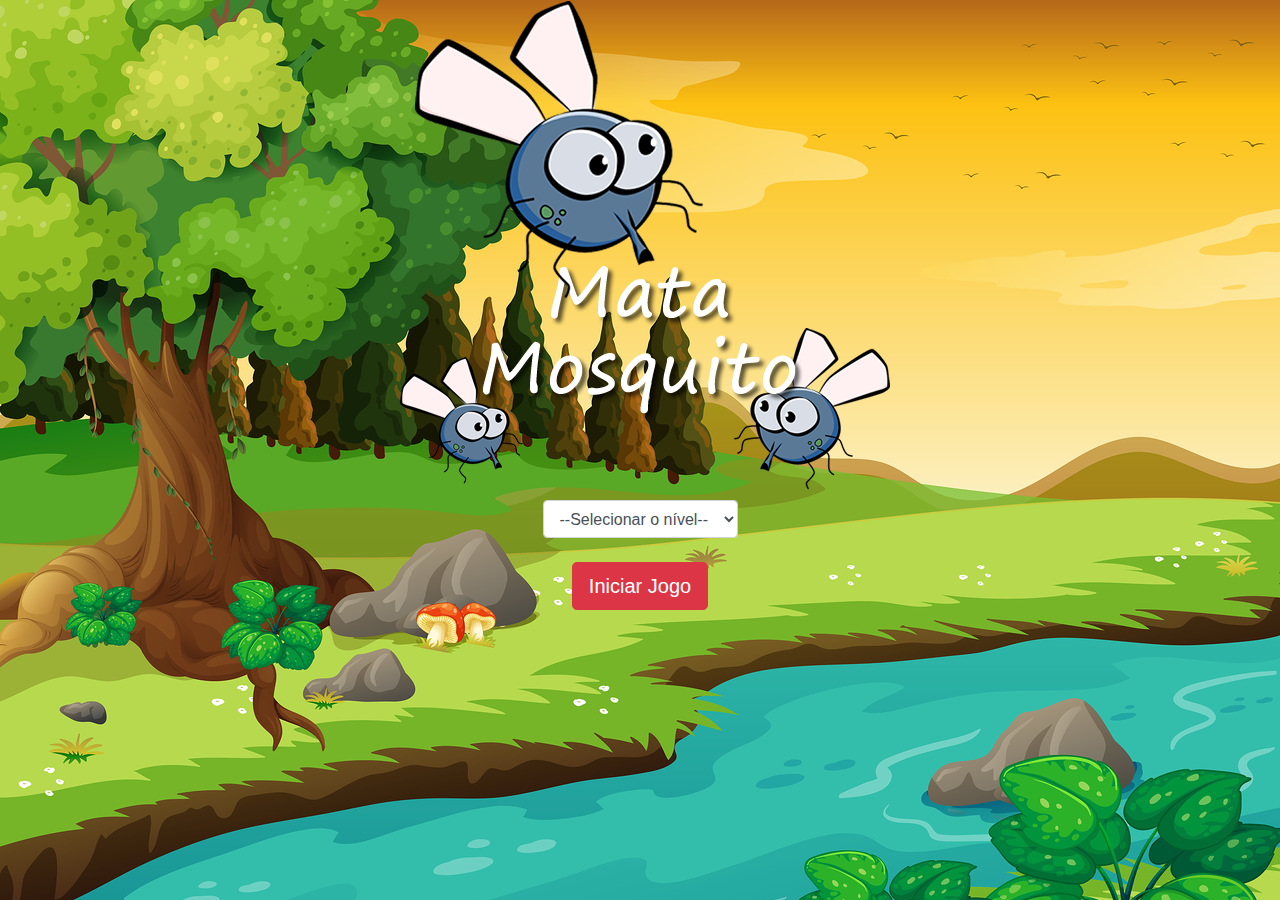
<file: index.html>
<!DOCTYPE html>
<html lang="en">
  <head>
    <meta charset="UTF-8" />
    <meta name="viewport" content="width=device-width, initial-scale=1.0" />
    <link
      rel="stylesheet"
      href="https://stackpath.bootstrapcdn.com/bootstrap/4.5.2/css/bootstrap.min.css"
      integrity="sha384-JcKb8q3iqJ61gNV9KGb8thSsNjpSL0n8PARn9HuZOnIxN0hoP+VmmDGMN5t9UJ0Z"
      crossorigin="anonymous"
    />
    <link rel="stylesheet" href="style.css" />
    <script>
      function startGame() {
        var level = document.getElementById("level").value;

        if (level === "") {
          alert("Selecione um nível para jogar");
          return false;
        }
        window.location.href = "app.html?" + level;
      }
    </script>

    <title>Mata Mosquito</title>
  </head>
  <body>
    <div class="container">
      <div class="row">
        <div class="col">
          <div class="d-flex justify-content-center">
            <img src="imagens/game.png " alt="" />
          </div>
        </div>
      </div>

      <div class="row">
        <div class="col">
          <div class="d-flex justify-content-center">
            <div class="mb-4">
              <select class="form-control" id="level">
                <option value="">--Selecionar o nível--</option>
                <option value="normal">Normal</option>
                <option value="dificil">Dificil</option>
                <option value="chucknorris">Chuck Norris</option>
              </select>
            </div>
          </div>
        </div>
      </div>

      <div class="d-flex justify-content-center">
        <button class="btn btn-danger btn-lg" onclick="startGame()">
          Iniciar Jogo
        </button>
      </div>
    </div>
  </body>
</html>
</file>
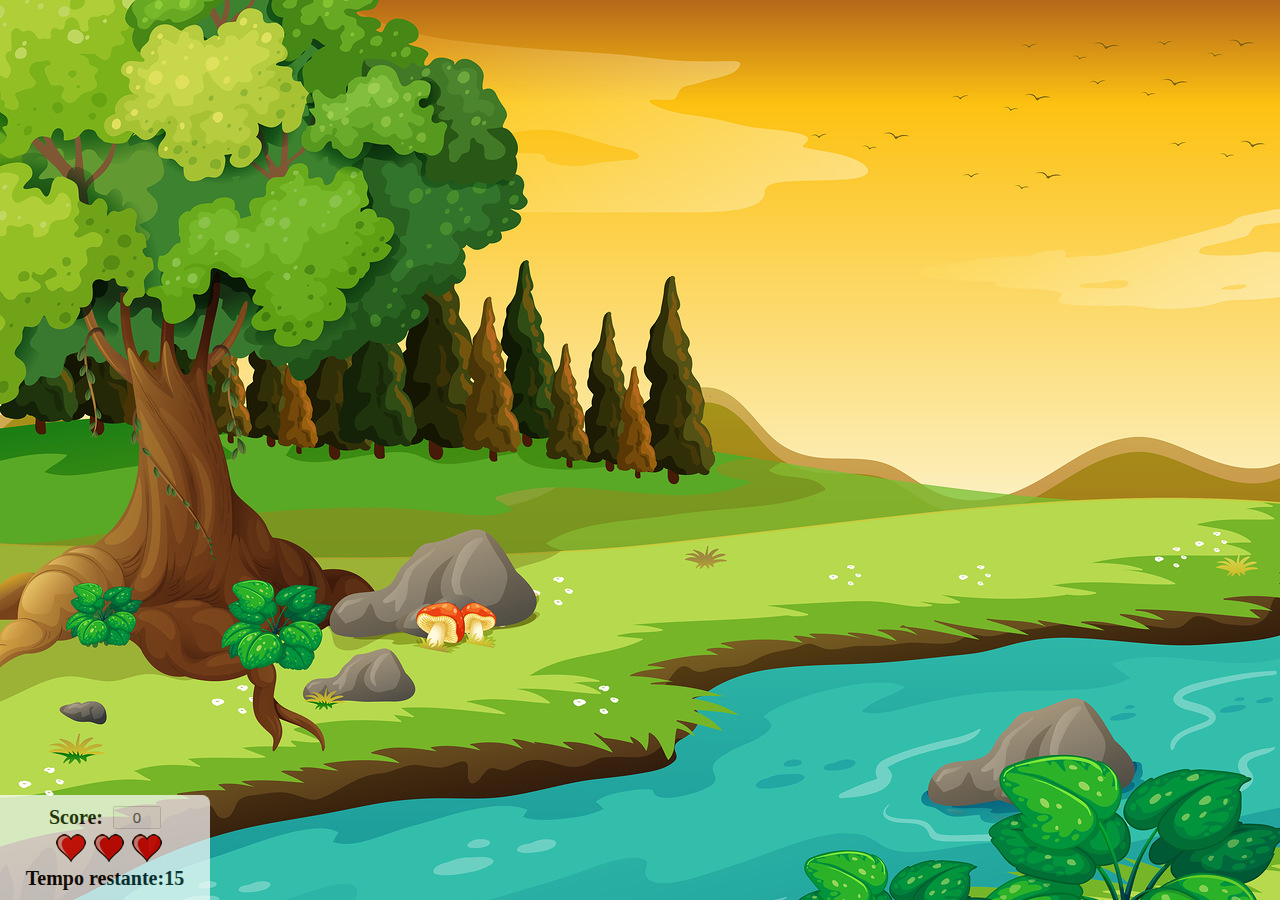
<file: app.html>
<!DOCTYPE html>
<html lang="en">
  <head>
    <meta charset="UTF-8" />
    <meta name="viewport" content="width=device-width, initial-scale=1.0" />
    <link rel="stylesheet" href="style.css" />
    <script src="jogo.js"></script>
    <title>Mata Mosquito</title>
  </head>
  <body onresize="gameScreenSize() ">
    <div class="panel">
      <div class="scores">
        Score:
        <input
          class="score-number"
          type="text"
          disabled
          value="0"
          name="count_click"
          id="count_clicks"
        />
      </div>
      <div class="lifes">
        <img class="hearts" id="l1" src="imagens/coracao_cheio.png" alt="" />
        <img class="hearts" id="l2" src="imagens/coracao_cheio.png" alt="" />
        <img class="hearts" id="l3" src="imagens/coracao_cheio.png" alt="" />
      </div>
      <div class="timer">Tempo restante: <span id="timer"></span></div>
    </div>
    <script>
      document.getElementById("timer").innerHTML = time;

      var createFly = setInterval(function () {
        randomPosition();
      }, createFlyTime);
    </script>
  </body>
</html>
</file>
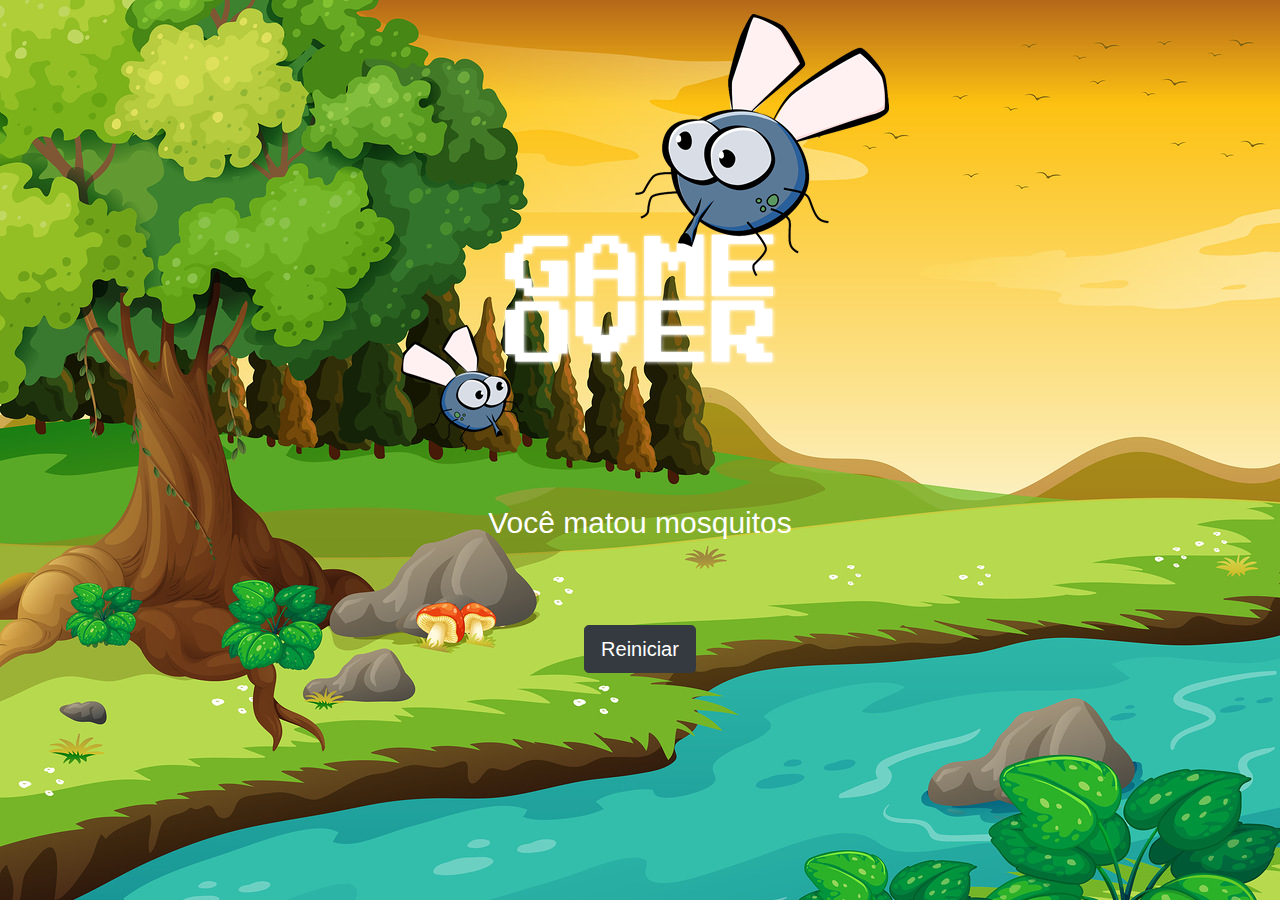
<file: game_over.html>
<!DOCTYPE html>
<html lang="en">
  <head>
    <meta charset="UTF-8" />
    <meta name="viewport" content="width=device-width, initial-scale=1.0" />
    <link
      rel="stylesheet"
      href="https://stackpath.bootstrapcdn.com/bootstrap/4.5.2/css/bootstrap.min.css"
      integrity="sha384-JcKb8q3iqJ61gNV9KGb8thSsNjpSL0n8PARn9HuZOnIxN0hoP+VmmDGMN5t9UJ0Z"
      crossorigin="anonymous"
    />
    <link rel="stylesheet" href="style.css" />

    <title>Game Over</title>
  </head>
  <body>
    <div class="container">
      <div class="row">
        <div class="col">
          <div class="d-flex justify-content-center">
            <img src="imagens/game_over.png " alt="" />
          </div>
        </div>
      </div>
      <div class="d-flex justify-content-center">
        <div class="quantity">
          Você matou <span id="count">0</span> mosquitos
        </div>
      </div>
      <div class="d-flex justify-content-center">
        <button
          class="btn btn-dark btn-lg"
          onclick="window.location.href='index.html'"
        >
          Reiniciar
        </button>
      </div>
    </div>
    <script>
      const queryString = window.location.search;
      console.log(queryString);
      const urlParams = new URLSearchParams(queryString);
      const count = urlParams.get("count");
      console.log(count);
      document.getElementById("count").innerHTML = count;
    </script>
  </body>
</html>
</file>
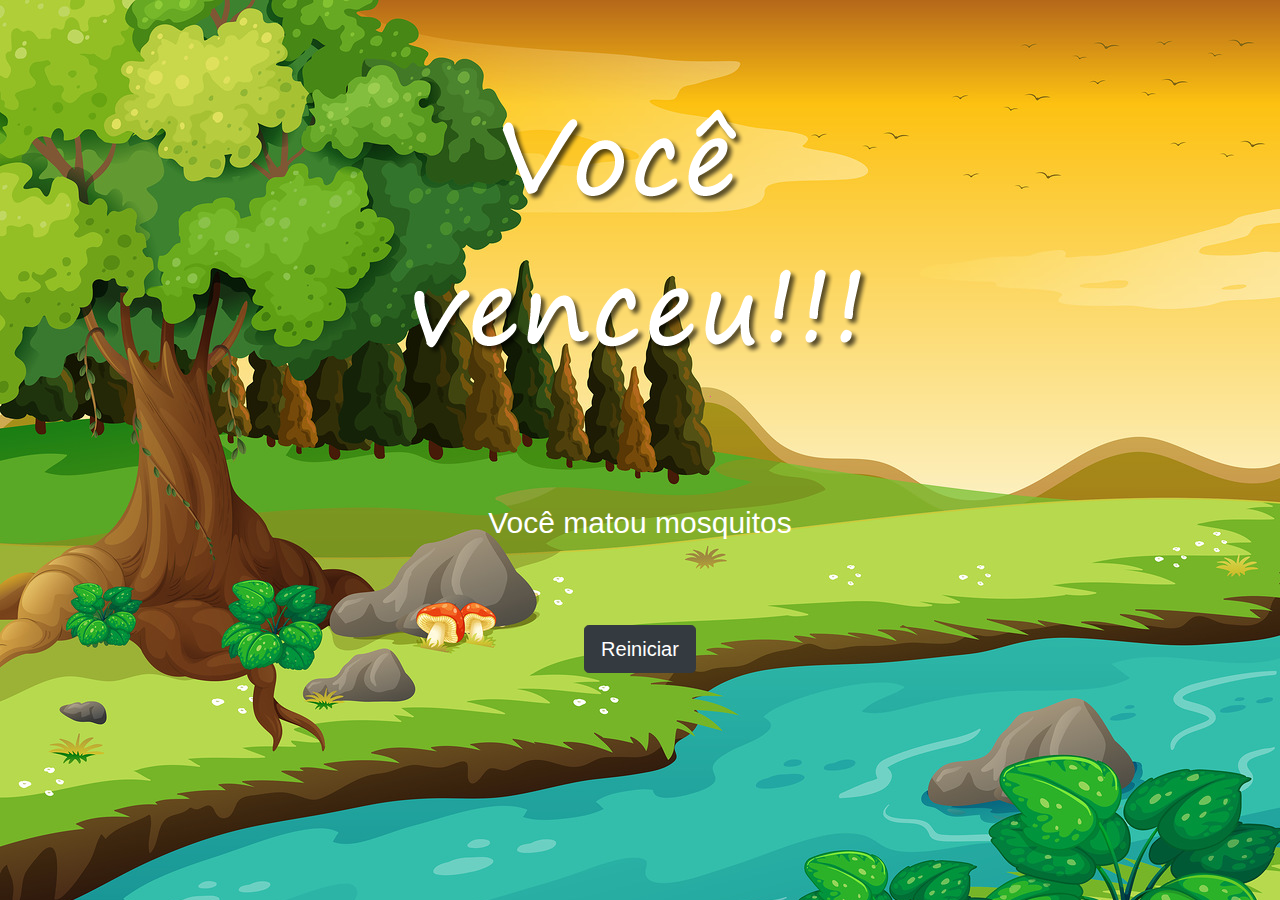
<file: win.html>
<!DOCTYPE html>
<html lang="en">
  <head>
    <meta charset="UTF-8" />
    <meta name="viewport" content="width=device-width, initial-scale=1.0" />
    <link
      rel="stylesheet"
      href="https://stackpath.bootstrapcdn.com/bootstrap/4.5.2/css/bootstrap.min.css"
      integrity="sha384-JcKb8q3iqJ61gNV9KGb8thSsNjpSL0n8PARn9HuZOnIxN0hoP+VmmDGMN5t9UJ0Z"
      crossorigin="anonymous"
    />
    <link rel="stylesheet" href="style.css" />

    <title>Você Venceu!</title>
  </head>
  <body>
    <div class="container">
      <div class="row">
        <div class="col">
          <div class="d-flex justify-content-center">
            <img src="imagens/vitoria.png " alt="" />
          </div>
        </div>
      </div>

      <div class="d-flex justify-content-center">
        <div class="quantity">
          Você matou <span id="count">0</span> mosquitos
        </div>
      </div>

      <div class="d-flex justify-content-center">
        <button
          class="btn btn-dark btn-lg"
          onclick="window.location.href='index.html'"
        >
          Reiniciar
        </button>
      </div>
    </div>
    <script>
      const queryString = window.location.search;
      console.log(queryString);
      const urlParams = new URLSearchParams(queryString);
      const count = urlParams.get("count");
      console.log(count);
      document.getElementById("count").innerHTML = count;
    </script>
  </body>
</html>
</file>
<file: style.css>
html {
  cursor: url(imagens/mata_mosca.png) 30 30, auto;
}
body {
  background-image: url(imagens/bg.jpg);
  background-repeat: no-repeat;
  background-size: cover;
}
.score-number {
  width: 40px;
  margin-left: 10px;
  font-size: 15px;
  text-align: center;
}
.quantity {
  font-size: 30px;
  color: #fff;
  margin-bottom: 5rem;
  text-align: center;
}
.mosca1 {
  width: 50px;
  height: 50px;
}
.mosca2 {
  width: 70px;
  height: 70px;
}
.mosca3 {
  width: 90px;
  height: 90px;
}
.sideA {
  transform: scaleX(1);
}
.sideB {
  transform: scaleX(-1);
}
.scores {
  display: flex;
  justify-content: center;
  margin-bottom: 5px;
}

.panel {
  font-size: 20px;
  font-weight: bold;
  position: absolute;
  width: 190px;
  padding: 10px;
  bottom: 0px;
  left: 0px;
  border-top: 1px solid #fff;
  background-color: #fff;
  opacity: 0.7;
  border-radius: 0 8px 0 0;
}
.lifes {
  display: flex;
  justify-content: center;
  margin-bottom: 5px;
}
.hearts {
  margin-left: 8px;
}
.timer {
  display: flex;
  justify-content: center;
  font-size: 20px;
  font-weight: bold;
}
@media (max-width: 600px) {
  body {
    height: 100vh;
  }
  .container img {
    width: 20rem;
    margin-top: 4rem;
    margin-bottom: 2rem;
  }
}
@media (min-width: 601px) and (max-width: 1200px) {
  body {
    width: 100vw;
    height: 100vh;
  }
  .container img {
    padding-top: 14rem;
  }
}
</file>
